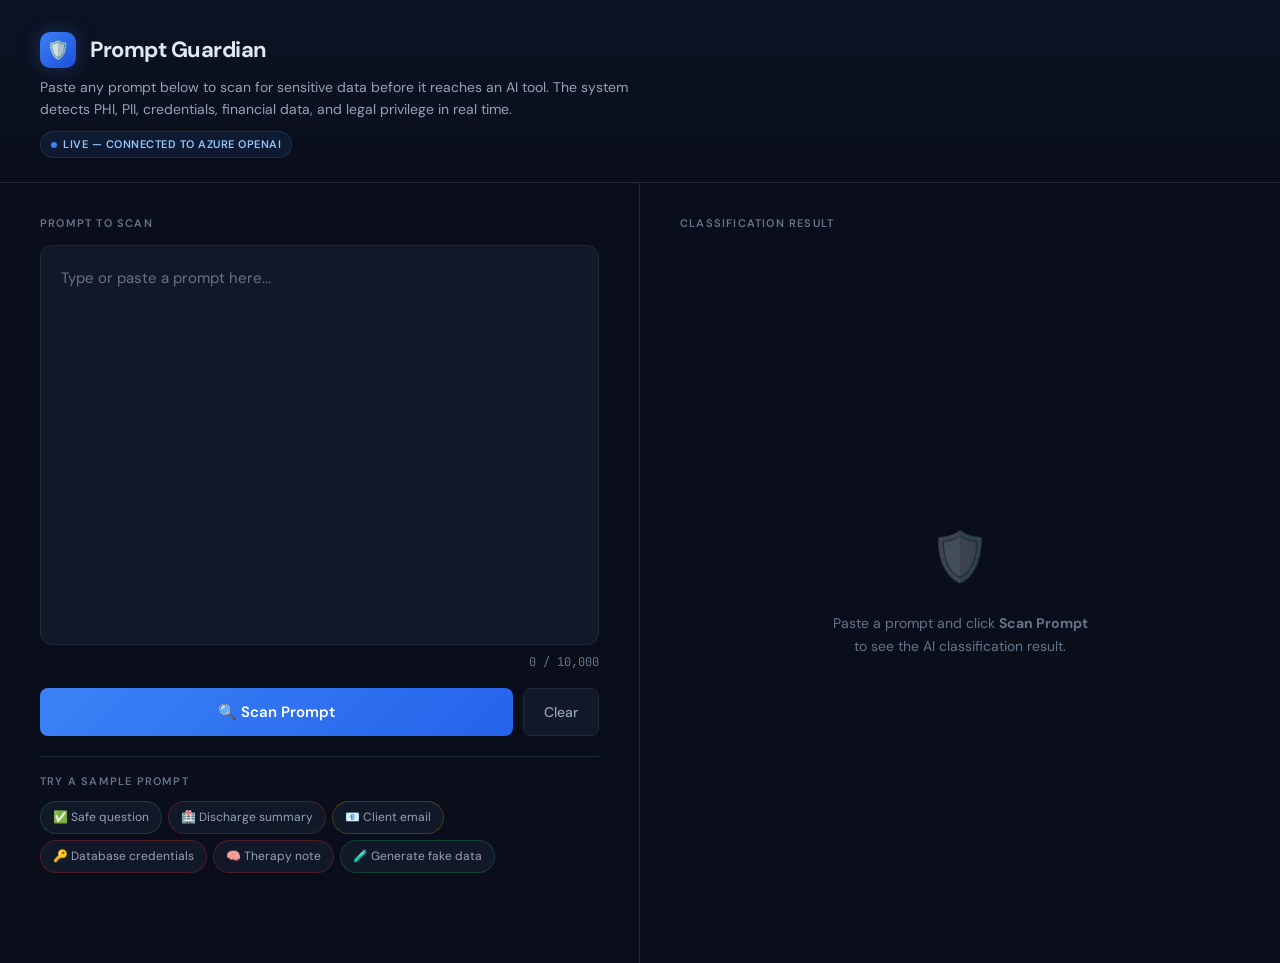
<file: 10-prompt-guardian/sim-ui/index.html>
<!DOCTYPE html>
<html lang="en">
<head>
<meta charset="UTF-8">
<meta name="viewport" content="width=device-width, initial-scale=1.0">
<title>Prompt Guardian — AI Prompt Safety Scanner</title>
<link href="https://fonts.googleapis.com/css2?family=DM+Sans:wght@400;500;600;700&family=JetBrains+Mono:wght@400;500&display=swap" rel="stylesheet">
<style>
  :root {
    --bg: #0a0e1a;
    --surface: #111827;
    --surface-hover: #1a2236;
    --border: #1e2a3e;
    --border-focus: #3b82f6;
    --text: #e2e8f0;
    --text-muted: #94a3b8;
    --text-dim: #64748b;
    --accent: #3b82f6;
    --allow-bg: #052e16;
    --allow-border: #16a34a;
    --allow-text: #4ade80;
    --allow-glow: rgba(74, 222, 128, 0.1);
    --redact-bg: #1a1500;
    --redact-border: #ca8a04;
    --redact-text: #facc15;
    --redact-glow: rgba(250, 204, 21, 0.1);
    --block-bg: #1a0505;
    --block-border: #dc2626;
    --block-text: #f87171;
    --block-glow: rgba(248, 113, 113, 0.1);
    --radius: 12px;
    --radius-sm: 8px;
    --font: 'DM Sans', sans-serif;
    --mono: 'JetBrains Mono', monospace;
  }
  * { margin: 0; padding: 0; box-sizing: border-box; }
  body { font-family: var(--font); background: var(--bg); color: var(--text); min-height: 100vh; line-height: 1.6; }
  .header { padding: 32px 40px 24px; border-bottom: 1px solid var(--border); background: linear-gradient(180deg, rgba(59,130,246,0.04) 0%, transparent 100%); }
  .header-top { display: flex; align-items: center; gap: 14px; margin-bottom: 8px; }
  .shield-icon { width: 36px; height: 36px; background: linear-gradient(135deg, #3b82f6, #1d4ed8); border-radius: 10px; display: flex; align-items: center; justify-content: center; font-size: 18px; box-shadow: 0 0 20px rgba(59, 130, 246, 0.3); }
  .header h1 { font-size: 22px; font-weight: 700; letter-spacing: -0.5px; }
  .header p { color: var(--text-muted); font-size: 14px; max-width: 600px; }
  .header .badge { display: inline-flex; align-items: center; gap: 6px; background: rgba(59, 130, 246, 0.1); border: 1px solid rgba(59, 130, 246, 0.2); color: #93c5fd; font-size: 11px; font-weight: 600; padding: 4px 10px; border-radius: 20px; margin-top: 10px; text-transform: uppercase; letter-spacing: 0.5px; }
  .badge::before { content: ''; width: 6px; height: 6px; background: #3b82f6; border-radius: 50%; animation: pulse-dot 2s ease-in-out infinite; }
  @keyframes pulse-dot { 0%, 100% { opacity: 1; } 50% { opacity: 0.4; } }
  .main { display: grid; grid-template-columns: 1fr 1fr; min-height: calc(100vh - 120px); }
  .panel-input { padding: 32px 40px; border-right: 1px solid var(--border); display: flex; flex-direction: column; }
  .panel-label { font-size: 11px; font-weight: 600; text-transform: uppercase; letter-spacing: 1.2px; color: var(--text-dim); margin-bottom: 12px; }
  .prompt-textarea { flex: 1; min-height: 240px; max-height: 400px; background: var(--surface); border: 1px solid var(--border); border-radius: var(--radius); padding: 20px; font-family: var(--font); font-size: 15px; color: var(--text); resize: none; outline: none; transition: border-color 0.2s, box-shadow 0.2s; line-height: 1.7; }
  .prompt-textarea::placeholder { color: var(--text-dim); }
  .prompt-textarea:focus { border-color: var(--border-focus); box-shadow: 0 0 0 3px rgba(59, 130, 246, 0.15); }
  .char-count { font-family: var(--mono); font-size: 12px; color: var(--text-dim); text-align: right; margin-top: 8px; }
  .button-row { display: flex; gap: 10px; margin-top: 16px; }
  .btn-scan { flex: 1; padding: 14px 24px; background: linear-gradient(135deg, #3b82f6, #2563eb); border: none; border-radius: var(--radius-sm); color: white; font-family: var(--font); font-size: 15px; font-weight: 600; cursor: pointer; transition: all 0.2s; display: flex; align-items: center; justify-content: center; gap: 8px; }
  .btn-scan:hover:not(:disabled) { transform: translateY(-1px); box-shadow: 0 4px 20px rgba(59, 130, 246, 0.4); }
  .btn-scan:disabled { opacity: 0.5; cursor: not-allowed; }
  .btn-clear { padding: 14px 20px; background: var(--surface); border: 1px solid var(--border); border-radius: var(--radius-sm); color: var(--text-muted); font-family: var(--font); font-size: 14px; font-weight: 500; cursor: pointer; transition: all 0.2s; }
  .btn-clear:hover { border-color: var(--text-dim); color: var(--text); }
  .samples { margin-top: 20px; padding-top: 16px; border-top: 1px solid var(--border); }
  .samples-label { font-size: 11px; font-weight: 600; text-transform: uppercase; letter-spacing: 1.2px; color: var(--text-dim); margin-bottom: 10px; }
  .sample-chips { display: flex; flex-wrap: wrap; gap: 6px; }
  .chip { padding: 6px 12px; background: var(--surface); border: 1px solid var(--border); border-radius: 20px; font-size: 12px; color: var(--text-muted); cursor: pointer; transition: all 0.2s; white-space: nowrap; }
  .chip:hover { border-color: var(--accent); color: var(--text); background: rgba(59, 130, 246, 0.05); }
  .chip.phi { border-color: rgba(220, 38, 38, 0.3); } .chip.phi:hover { border-color: #dc2626; color: var(--block-text); }
  .chip.pii { border-color: rgba(202, 138, 4, 0.3); } .chip.pii:hover { border-color: #ca8a04; color: var(--redact-text); }
  .chip.clean { border-color: rgba(22, 163, 74, 0.3); } .chip.clean:hover { border-color: #16a34a; color: var(--allow-text); }
  .chip.cred { border-color: rgba(220, 38, 38, 0.3); } .chip.cred:hover { border-color: #dc2626; color: var(--block-text); }
  .panel-result { padding: 32px 40px; display: flex; flex-direction: column; overflow-y: auto; }
  .empty-state { flex: 1; display: flex; flex-direction: column; align-items: center; justify-content: center; text-align: center; color: var(--text-dim); }
  .empty-state .icon { font-size: 48px; margin-bottom: 16px; opacity: 0.3; }
  .empty-state p { font-size: 14px; line-height: 1.6; }
  .scanning-state { flex: 1; display: flex; flex-direction: column; align-items: center; justify-content: center; }
  .scan-animation { width: 48px; height: 48px; border: 3px solid var(--border); border-top-color: var(--accent); border-radius: 50%; animation: spin 0.8s linear infinite; margin-bottom: 16px; }
  @keyframes spin { to { transform: rotate(360deg); } }
  .scanning-text { color: var(--text-muted); font-size: 14px; }
  .result-card { animation: fadeIn 0.3s ease-out; }
  @keyframes fadeIn { from { opacity: 0; transform: translateY(10px); } to { opacity: 1; transform: translateY(0); } }
  .verdict { padding: 20px 24px; border-radius: var(--radius); margin-bottom: 20px; display: flex; align-items: center; gap: 16px; }
  .verdict.allow { background: var(--allow-bg); border: 1px solid var(--allow-border); box-shadow: 0 0 30px var(--allow-glow); }
  .verdict.redact { background: var(--redact-bg); border: 1px solid var(--redact-border); box-shadow: 0 0 30px var(--redact-glow); }
  .verdict.block { background: var(--block-bg); border: 1px solid var(--block-border); box-shadow: 0 0 30px var(--block-glow); }
  .verdict-icon { font-size: 32px; flex-shrink: 0; }
  .verdict-content h2 { font-size: 20px; font-weight: 700; letter-spacing: -0.3px; }
  .verdict.allow h2 { color: var(--allow-text); } .verdict.redact h2 { color: var(--redact-text); } .verdict.block h2 { color: var(--block-text); }
  .verdict-content p { font-size: 14px; color: var(--text-muted); margin-top: 2px; }
  .meta-row { display: flex; gap: 10px; margin-bottom: 20px; flex-wrap: wrap; }
  .meta-tag { font-family: var(--mono); font-size: 12px; padding: 5px 12px; border-radius: 6px; background: var(--surface); border: 1px solid var(--border); color: var(--text-muted); }
  .meta-tag span { color: var(--text); font-weight: 500; }
  .detail-section { margin-bottom: 20px; }
  .detail-section h3 { font-size: 11px; font-weight: 600; text-transform: uppercase; letter-spacing: 1.2px; color: var(--text-dim); margin-bottom: 8px; }
  .detail-box { background: var(--surface); border: 1px solid var(--border); border-radius: var(--radius-sm); padding: 16px; font-size: 14px; line-height: 1.7; color: var(--text); }
  .flagged-list { list-style: none; display: flex; flex-direction: column; gap: 6px; }
  .flagged-item { font-family: var(--mono); font-size: 13px; padding: 8px 12px; background: rgba(220, 38, 38, 0.08); border: 1px solid rgba(220, 38, 38, 0.2); border-radius: 6px; color: var(--block-text); }
  .redacted-box { background: var(--surface); border: 1px solid var(--border); border-radius: var(--radius-sm); padding: 16px; font-size: 14px; line-height: 1.7; color: var(--text); white-space: pre-wrap; }
  .redacted-box mark { background: rgba(202, 138, 4, 0.2); color: var(--redact-text); padding: 1px 6px; border-radius: 3px; font-weight: 600; }
  .audit-ref { font-family: var(--mono); font-size: 11px; color: var(--text-dim); padding: 10px 14px; background: var(--surface); border: 1px solid var(--border); border-radius: 6px; margin-top: 16px; display: flex; align-items: center; gap: 8px; }
  .audit-ref::before { content: '🔒'; font-size: 13px; }
  .override-panel { display: flex; flex-direction: column; gap: 10px; }
  .override-select { padding: 10px 12px; background: var(--surface); border: 1px solid var(--border); border-radius: var(--radius-sm); color: var(--text); font-family: var(--font); font-size: 14px; }
  .override-textarea { padding: 10px 12px; background: var(--surface); border: 1px solid var(--border); border-radius: var(--radius-sm); color: var(--text); font-family: var(--font); font-size: 14px; min-height: 60px; resize: vertical; }
  .btn-override { padding: 12px 16px; background: linear-gradient(135deg, #ca8a04, #a16207); border: none; border-radius: var(--radius-sm); color: white; font-family: var(--font); font-size: 14px; font-weight: 600; cursor: pointer; transition: all 0.2s; }
  .btn-override:hover { transform: translateY(-1px); box-shadow: 0 4px 16px rgba(202, 138, 4, 0.4); }
  .override-warning { font-size: 12px; color: #94a3b8; background: rgba(202,138,4,0.08); border: 1px solid rgba(202,138,4,0.2); border-radius: 8px; padding: 12px; }
  @media (max-width: 900px) { .main { grid-template-columns: 1fr; } .panel-input { border-right: none; border-bottom: 1px solid var(--border); } .header { padding: 24px 20px 20px; } .panel-input, .panel-result { padding: 24px 20px; } }
</style>
</head>
<body>
<div class="header">
  <div class="header-top">
    <div class="shield-icon">🛡️</div>
    <h1>Prompt Guardian</h1>
  </div>
  <p>Paste any prompt below to scan for sensitive data before it reaches an AI tool. The system detects PHI, PII, credentials, financial data, and legal privilege in real time.</p>
  <div class="badge">Live — Connected to Azure OpenAI</div>
</div>
<div class="main">
  <div class="panel-input">
    <div class="panel-label">Prompt to scan</div>
    <textarea id="prompt" class="prompt-textarea" placeholder="Type or paste a prompt here..."></textarea>
    <div class="char-count"><span id="charCount">0</span> / 10,000</div>
    <div class="button-row">
      <button id="scanBtn" class="btn-scan" onclick="scanPrompt()"><span id="scanText">🔍 Scan Prompt</span></button>
      <button class="btn-clear" onclick="clearAll()">Clear</button>
    </div>
    <div class="samples">
      <div class="samples-label">Try a sample prompt</div>
      <div class="sample-chips">
        <div class="chip clean" onclick="loadSample('clean')">✅ Safe question</div>
        <div class="chip phi" onclick="loadSample('phi')">🏥 Discharge summary</div>
        <div class="chip pii" onclick="loadSample('pii')">📧 Client email</div>
        <div class="chip cred" onclick="loadSample('cred')">🔑 Database credentials</div>
        <div class="chip phi" onclick="loadSample('therapy')">🧠 Therapy note</div>
        <div class="chip clean" onclick="loadSample('fake')">🧪 Generate fake data</div>
      </div>
    </div>
  </div>
  <div class="panel-result">
    <div class="panel-label">Classification result</div>
    <div id="emptyState" class="empty-state"><div class="icon">🛡️</div><p>Paste a prompt and click <strong>Scan Prompt</strong><br>to see the AI classification result.</p></div>
    <div id="scanningState" class="scanning-state" style="display:none"><div class="scan-animation"></div><div class="scanning-text">Analyzing prompt with Azure OpenAI...</div></div>
    <div id="resultCard" class="result-card" style="display:none"></div>
  </div>
</div>
<script>
const API_URL = 'https://fn-promptguard-061l6f.azurewebsites.net/api/classify';
const OVERRIDE_URL = 'https://fn-promptguard-061l6f.azurewebsites.net/api/override';

const SAMPLES = {
  clean: "What's the best way to set up Azure Monitor alerts for CPU usage spikes on a virtual machine?",
  phi: "Please rewrite this discharge summary to sound more professional: Patient Jane Martinez, DOB 04/22/1978, MRN 4829301, was admitted on 03/15/2026 for acute appendicitis. Dr. Patel performed laparoscopic appendectomy. Patient discharged 03/17/2026 with Percocet 5mg prescribed.",
  pii: "Write a professional email to our client at john.smith@acmecorp.com confirming the meeting on Thursday at 2pm. His phone number is 614-555-0142.",
  cred: "I'm getting an error connecting to our production database. Here's my connection string: Server=sql-prod-east.database.windows.net;Database=PatientRecords;User Id=admin;Password=Pr0d$ecure!2026;",
  therapy: "Proofread this therapy note: Session with Alex P., age 17. Patient reports increased anxiety following parents' divorce. Expressed suicidal ideation for the first time. Safety plan established. Parent (Michelle P.) notified.",
  fake: "Generate sample patient data for testing our new intake form. I need 5 fake patients with names, DOBs, and insurance IDs."
};

let lastResult = null;
let lastPrompt = '';

const textarea = document.getElementById('prompt');
const charCount = document.getElementById('charCount');
textarea.addEventListener('input', () => { charCount.textContent = textarea.value.length; });

function loadSample(key) { textarea.value = SAMPLES[key]; charCount.textContent = textarea.value.length; textarea.focus(); }
function clearAll() { textarea.value = ''; charCount.textContent = '0'; document.getElementById('emptyState').style.display = 'flex'; document.getElementById('scanningState').style.display = 'none'; document.getElementById('resultCard').style.display = 'none'; lastResult = null; lastPrompt = ''; }

async function scanPrompt() {
  const prompt = textarea.value.trim();
  if (!prompt) return;
  document.getElementById('emptyState').style.display = 'none';
  document.getElementById('resultCard').style.display = 'none';
  document.getElementById('scanningState').style.display = 'flex';
  document.getElementById('scanBtn').disabled = true;
  document.getElementById('scanText').textContent = '⏳ Scanning...';

  try {
    const response = await fetch(API_URL, {
      method: 'POST',
      headers: { 'Content-Type': 'application/json', 'X-User-ID': 'sim-ui-demo' },
      body: JSON.stringify({ prompt })
    });
    const result = await response.json();
    lastResult = result;
    lastPrompt = prompt;
    renderResult(result);
  } catch (err) { renderError(err.message); }
  finally {
    document.getElementById('scanBtn').disabled = false;
    document.getElementById('scanText').textContent = '🔍 Scan Prompt';
  }
}

function renderResult(r) {
  document.getElementById('scanningState').style.display = 'none';
  const card = document.getElementById('resultCard');
  card.style.display = 'block';
  const action = (r.action || 'UNKNOWN').toUpperCase();
  const cls = action === 'ALLOW' ? 'allow' : action === 'REDACT' ? 'redact' : 'block';
  const icon = action === 'ALLOW' ? '✅' : action === 'REDACT' ? '✂️' : '⛔';
  const label = action === 'ALLOW' ? 'Safe to Proceed' : action === 'REDACT' ? 'Sensitive Content — Redacted Version Available' : 'Blocked — Sensitive Data Detected';

  let html = '<div class="verdict ' + cls + '"><div class="verdict-icon">' + icon + '</div><div class="verdict-content"><h2>' + action + '</h2><p>' + label + '</p></div></div>';
  html += '<div class="meta-row"><div class="meta-tag">Category: <span>' + (r.category||'—') + '</span></div><div class="meta-tag">Severity: <span>' + (r.severity||'—') + '</span></div><div class="meta-tag">Confidence: <span>' + (r.confidence||'—') + '</span></div></div>';
  html += '<div class="detail-section"><h3>AI Assessment</h3><div class="detail-box">' + escapeHtml(r.summary||'') + '</div></div>';
  html += '<div class="detail-section"><h3>Recommended Action</h3><div class="detail-box">' + escapeHtml(r.recommended_action||'—') + '</div></div>';

  if (r.flagged_content && r.flagged_content.length > 0) {
    html += '<div class="detail-section"><h3>Flagged Content</h3><ul class="flagged-list">';
    r.flagged_content.forEach(function(f) { html += '<li class="flagged-item">' + escapeHtml(f) + '</li>'; });
    html += '</ul></div>';
  }

  if (r.redacted_prompt) {
    var highlighted = escapeHtml(r.redacted_prompt).replace(/\[REDACTED[^\]]*\]/g, function(m) { return '<mark>' + m + '</mark>'; });
    html += '<div class="detail-section"><h3>Redacted Version — Safe to Use</h3><div class="redacted-box">' + highlighted + '</div></div>';
  }

  // Override section for BLOCK and REDACT
  if (action === 'BLOCK' || action === 'REDACT') {
    html += '<div class="detail-section"><h3>Need to proceed anyway?</h3><div class="override-panel" id="overridePanel">';
    html += '<select id="overrideReason" class="override-select"><option value="">Select override reason...</option><option value="approved_use_case">Approved use case</option><option value="test_data">Test data only</option><option value="client_authorized">Client authorized</option><option value="medical_necessity">Medical necessity</option><option value="other">Other (explain below)</option></select>';
    html += '<textarea id="overrideJustification" class="override-textarea" placeholder="Explain why this override is necessary..."></textarea>';
    html += '<div class="override-warning">⚠️ This override will be logged to the compliance audit trail and your manager will be notified automatically.</div>';
    html += '<button class="btn-override" onclick="submitOverride()">Submit Override — Manager Will Be Notified</button>';
    html += '</div></div>';
  }

  if (r.audit_ref) { html += '<div class="audit-ref">Logged to compliance audit trail: ' + r.audit_ref + '</div>'; }
  card.innerHTML = html;
}

function renderError(msg) {
  document.getElementById('scanningState').style.display = 'none';
  var card = document.getElementById('resultCard');
  card.style.display = 'block';
  card.innerHTML = '<div class="verdict block"><div class="verdict-icon">⚠️</div><div class="verdict-content"><h2>Error</h2><p>' + escapeHtml(msg) + '</p></div></div>';
}

async function submitOverride() {
  var reason = document.getElementById('overrideReason').value;
  var justification = document.getElementById('overrideJustification').value.trim();
  if (!reason) { alert('Please select a reason.'); return; }
  if (reason === 'other' && !justification) { alert('Please provide justification.'); return; }

  try {
    var resp = await fetch(OVERRIDE_URL, {
      method: 'POST',
      headers: { 'Content-Type': 'application/json', 'X-User-ID': 'sim-ui-demo' },
      body: JSON.stringify({
        prompt: lastPrompt,
        reason: reason,
        justification: justification || reason,
        original_action: lastResult.action,
        original_category: lastResult.category,
        original_severity: lastResult.severity
      })
    });
    var data = await resp.json();
    var panel = document.getElementById('overridePanel');
    panel.innerHTML = '<div style="color:#facc15;font-size:14px;padding:12px;background:rgba(202,138,4,0.1);border-radius:8px;border:1px solid rgba(202,138,4,0.3);">✅ Override accepted. Logged to audit trail: ' + (data.audit_ref || 'pending') + '<br>Manager notification: ' + (data.manager_notified ? 'Sent' : 'Not configured') + '</div>';
  } catch (err) {
    alert('Override failed: ' + err.message);
  }
}

function escapeHtml(text) { var div = document.createElement('div'); div.textContent = text; return div.innerHTML; }
textarea.addEventListener('keydown', function(e) { if (e.ctrlKey && e.key === 'Enter') scanPrompt(); });
</script>
</body>
</html>
</file>
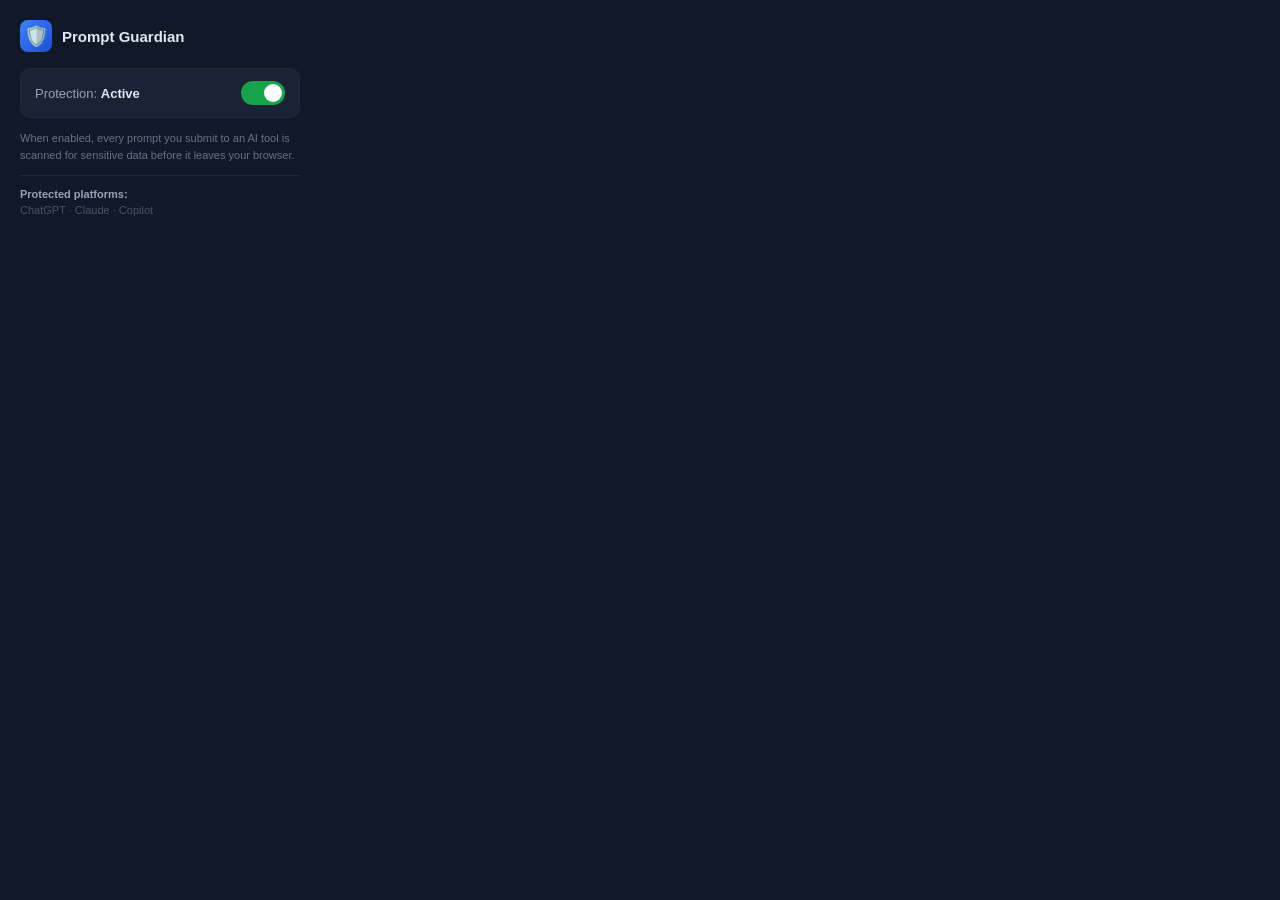
<file: 10-prompt-guardian/chrome-extension/popup.html>
<!DOCTYPE html>
<html>
<head>
<meta charset="UTF-8">
<style>
  body { width: 280px; font-family: 'Segoe UI', -apple-system, sans-serif; background: #111827; color: #e2e8f0; margin: 0; padding: 20px; }
  .header { display: flex; align-items: center; gap: 10px; margin-bottom: 16px; }
  .shield { font-size: 20px; width: 32px; height: 32px; background: linear-gradient(135deg, #3b82f6, #1d4ed8); border-radius: 8px; display: flex; align-items: center; justify-content: center; }
  .title { font-size: 15px; font-weight: 700; }
  .status { display: flex; align-items: center; justify-content: space-between; padding: 12px 14px; background: #1a2236; border: 1px solid #1e2a3e; border-radius: 10px; margin-bottom: 12px; }
  .status-text { font-size: 13px; color: #94a3b8; }
  .status-text strong { color: #e2e8f0; }
  .toggle { position: relative; width: 44px; height: 24px; cursor: pointer; }
  .toggle input { opacity: 0; width: 0; height: 0; }
  .toggle-slider { position: absolute; top: 0; left: 0; right: 0; bottom: 0; background: #374151; border-radius: 12px; transition: 0.2s; }
  .toggle-slider::before { content: ''; position: absolute; height: 18px; width: 18px; left: 3px; bottom: 3px; background: white; border-radius: 50%; transition: 0.2s; }
  .toggle input:checked + .toggle-slider { background: #16a34a; }
  .toggle input:checked + .toggle-slider::before { transform: translateX(20px); }
  .info { font-size: 11px; color: #64748b; line-height: 1.5; margin-top: 8px; }
  .platforms { font-size: 11px; color: #475569; margin-top: 12px; padding-top: 12px; border-top: 1px solid #1e2a3e; }
  .platforms strong { color: #94a3b8; display: block; margin-bottom: 4px; }
</style>
</head>
<body>
  <div class="header"><div class="shield">🛡️</div><div class="title">Prompt Guardian</div></div>
  <div class="status"><div class="status-text">Protection: <strong id="statusLabel">Active</strong></div><label class="toggle"><input type="checkbox" id="toggleGuardian" checked><span class="toggle-slider"></span></label></div>
  <div class="info">When enabled, every prompt you submit to an AI tool is scanned for sensitive data before it leaves your browser.</div>
  <div class="platforms"><strong>Protected platforms:</strong>ChatGPT · Claude · Copilot</div>
  <script src="popup.js"></script>
</body>
</html>
</file>
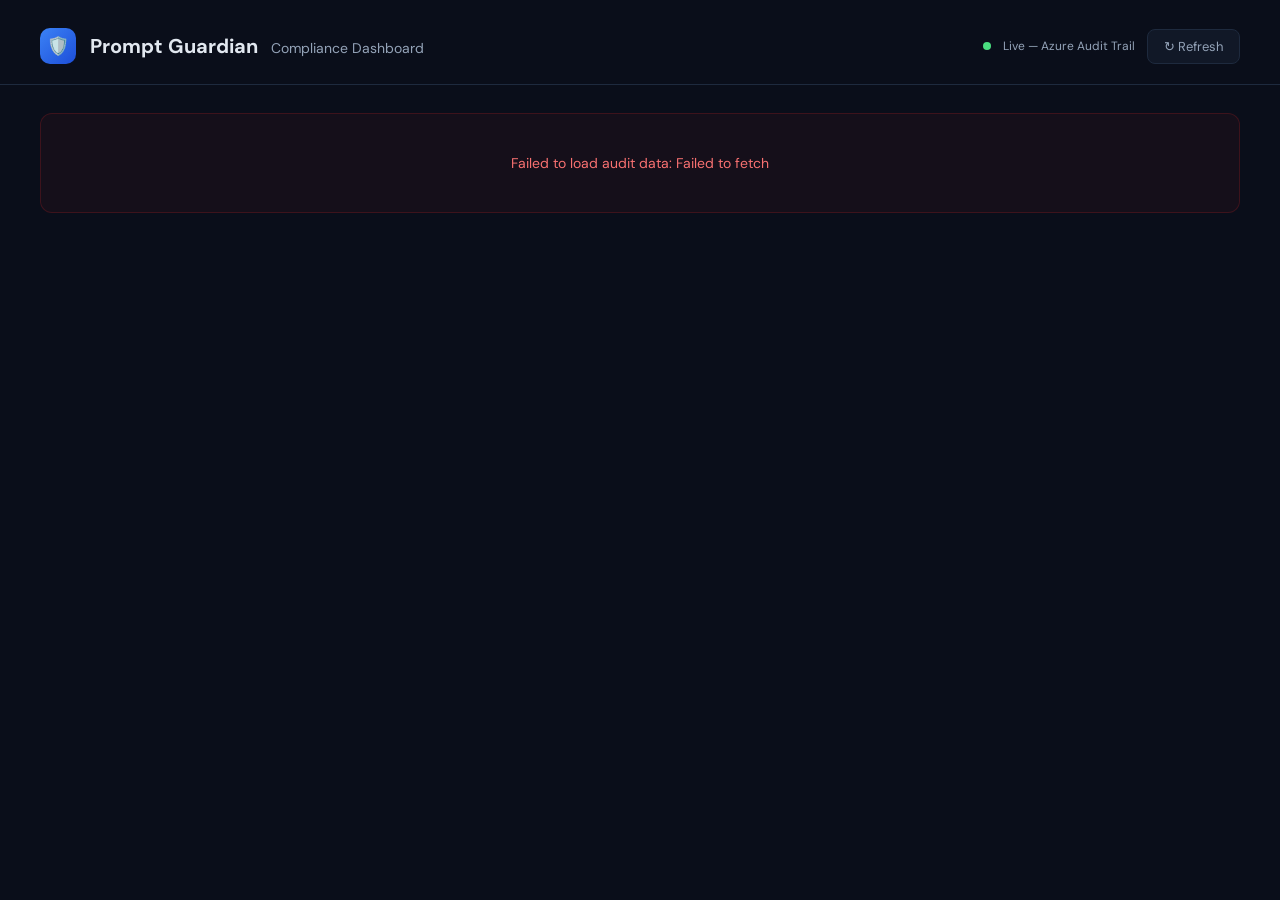
<file: 10-prompt-guardian/dashboard/dashboard-index.html>
<!DOCTYPE html>
<html lang="en">
<head>
<meta charset="UTF-8">
<meta name="viewport" content="width=device-width, initial-scale=1.0">
<title>Prompt Guardian — Compliance Dashboard</title>
<link href="https://fonts.googleapis.com/css2?family=DM+Sans:wght@400;500;600;700&family=JetBrains+Mono:wght@400;500&display=swap" rel="stylesheet">
<style>
  :root { --bg: #0a0e1a; --surface: #111827; --border: #1e2a3e; --text: #e2e8f0; --text-muted: #94a3b8; --text-dim: #64748b; --accent: #3b82f6; --green: #4ade80; --yellow: #facc15; --red: #f87171; --font: 'DM Sans', sans-serif; --mono: 'JetBrains Mono', monospace; }
  * { margin: 0; padding: 0; box-sizing: border-box; }
  body { font-family: var(--font); background: var(--bg); color: var(--text); min-height: 100vh; }
  .header { padding: 28px 40px 20px; border-bottom: 1px solid var(--border); display: flex; justify-content: space-between; align-items: center; }
  .header-left { display: flex; align-items: center; gap: 14px; }
  .shield { width: 36px; height: 36px; background: linear-gradient(135deg, #3b82f6, #1d4ed8); border-radius: 10px; display: flex; align-items: center; justify-content: center; font-size: 18px; }
  .header h1 { font-size: 20px; font-weight: 700; }
  .header h1 span { color: var(--text-muted); font-weight: 400; font-size: 14px; margin-left: 8px; }
  .header-right { display: flex; align-items: center; gap: 12px; }
  .status-dot { width: 8px; height: 8px; background: var(--green); border-radius: 50%; animation: pulse 2s infinite; }
  @keyframes pulse { 0%,100% { opacity:1; } 50% { opacity:0.4; } }
  .status-text { font-size: 12px; color: var(--text-muted); }
  .btn-refresh { padding: 8px 16px; background: var(--surface); border: 1px solid var(--border); border-radius: 8px; color: var(--text-muted); font-family: var(--font); font-size: 13px; cursor: pointer; }
  .btn-refresh:hover { border-color: var(--accent); color: var(--text); }
  .dashboard { padding: 28px 40px; }
  .kpi-row { display: grid; grid-template-columns: repeat(5, 1fr); gap: 16px; margin-bottom: 28px; }
  .kpi { background: var(--surface); border: 1px solid var(--border); border-radius: 12px; padding: 20px; }
  .kpi-label { font-size: 11px; text-transform: uppercase; letter-spacing: 1px; color: var(--text-dim); margin-bottom: 6px; }
  .kpi-value { font-size: 28px; font-weight: 700; font-family: var(--mono); }
  .kpi-sub { font-size: 12px; color: var(--text-muted); margin-top: 4px; }
  .kpi.green .kpi-value { color: var(--green); }
  .kpi.yellow .kpi-value { color: var(--yellow); }
  .kpi.red .kpi-value { color: var(--red); }
  .kpi.blue .kpi-value { color: var(--accent); }
  .charts-row { display: grid; grid-template-columns: 2fr 1fr; gap: 16px; margin-bottom: 28px; }
  .chart-card { background: var(--surface); border: 1px solid var(--border); border-radius: 12px; padding: 20px; }
  .chart-title { font-size: 13px; font-weight: 600; margin-bottom: 16px; color: var(--text-muted); text-transform: uppercase; letter-spacing: 0.5px; }
  .bar-chart { display: flex; flex-direction: column; gap: 10px; }
  .bar-row { display: flex; align-items: center; gap: 12px; }
  .bar-label { width: 110px; font-size: 12px; color: var(--text-muted); text-align: right; flex-shrink: 0; }
  .bar-track { flex: 1; height: 24px; background: rgba(255,255,255,0.03); border-radius: 4px; overflow: hidden; }
  .bar-fill { height: 100%; border-radius: 4px; transition: width 0.8s ease; display: flex; align-items: center; padding-left: 8px; font-size: 11px; font-weight: 600; color: white; font-family: var(--mono); min-width: 30px; }
  .bar-fill.red { background: linear-gradient(90deg, #dc2626, #ef4444); }
  .bar-fill.yellow { background: linear-gradient(90deg, #ca8a04, #eab308); }
  .bar-fill.blue { background: linear-gradient(90deg, #2563eb, #3b82f6); }
  .bar-fill.purple { background: linear-gradient(90deg, #7c3aed, #8b5cf6); }
  .donut-container { display: flex; flex-direction: column; align-items: center; gap: 16px; }
  .donut-svg { width: 160px; height: 160px; }
  .donut-legend { display: flex; flex-direction: column; gap: 6px; width: 100%; }
  .legend-item { display: flex; align-items: center; gap: 8px; font-size: 12px; color: var(--text-muted); }
  .legend-dot { width: 10px; height: 10px; border-radius: 3px; flex-shrink: 0; }
  .legend-count { margin-left: auto; font-family: var(--mono); font-weight: 600; color: var(--text); }
  .insights-card { background: var(--surface); border: 1px solid var(--border); border-radius: 12px; padding: 20px; margin-bottom: 28px; }
  .insight-item { padding: 12px 16px; border-radius: 8px; margin-bottom: 8px; font-size: 13px; line-height: 1.6; color: var(--text); }
  .insight-item.info { background: rgba(59,130,246,0.05); border: 1px solid rgba(59,130,246,0.15); }
  .insight-item.warning { background: rgba(202,138,4,0.05); border: 1px solid rgba(202,138,4,0.2); }
  .insight-item.critical { background: rgba(220,38,38,0.05); border: 1px solid rgba(220,38,38,0.2); }
  .insight-tag { font-size: 10px; font-weight: 700; text-transform: uppercase; letter-spacing: 0.5px; margin-bottom: 4px; display: block; }
  .insight-tag.info { color: var(--accent); }
  .insight-tag.warning { color: var(--yellow); }
  .insight-tag.critical { color: var(--red); }
  .table-card { background: var(--surface); border: 1px solid var(--border); border-radius: 12px; padding: 20px; }
  table { width: 100%; border-collapse: collapse; }
  th { font-size: 10px; text-transform: uppercase; letter-spacing: 1px; color: var(--text-dim); text-align: left; padding: 8px 12px; border-bottom: 1px solid var(--border); }
  td { font-size: 13px; padding: 10px 12px; border-bottom: 1px solid rgba(30,42,62,0.5); color: var(--text-muted); }
  tr:last-child td { border-bottom: none; }
  .badge-allow { background: #052e16; color: #4ade80; padding: 2px 8px; border-radius: 4px; font-size: 11px; font-weight: 600; }
  .badge-redact { background: #1a1500; color: #facc15; padding: 2px 8px; border-radius: 4px; font-size: 11px; font-weight: 600; }
  .badge-block { background: #1a0505; color: #f87171; padding: 2px 8px; border-radius: 4px; font-size: 11px; font-weight: 600; }
  .badge-override { background: #1a1000; color: #fb923c; padding: 2px 8px; border-radius: 4px; font-size: 11px; font-weight: 600; }
  .loading { text-align: center; padding: 60px; color: var(--text-dim); font-size: 14px; }
  .error-msg { text-align: center; padding: 40px; color: var(--red); font-size: 14px; background: rgba(220,38,38,0.05); border: 1px solid rgba(220,38,38,0.2); border-radius: 12px; margin-bottom: 20px; }
  @media (max-width: 1000px) { .kpi-row { grid-template-columns: repeat(3, 1fr); } .charts-row { grid-template-columns: 1fr; } .dashboard { padding: 20px; } }
</style>
</head>
<body>
<div class="header">
  <div class="header-left">
    <div class="shield">🛡️</div>
    <h1>Prompt Guardian <span>Compliance Dashboard</span></h1>
  </div>
  <div class="header-right">
    <div class="status-dot"></div>
    <div class="status-text">Live — Azure Audit Trail</div>
    <button class="btn-refresh" onclick="loadData()">↻ Refresh</button>
  </div>
</div>
<div class="dashboard" id="dashboardContent">
  <div class="loading" id="loadingMsg">Loading audit data from Azure...</div>
</div>

<script>
var API_BASE = 'https://fn-promptguard-061l6f.azurewebsites.net/api';

function loadData() {
  document.getElementById('dashboardContent').innerHTML = '<div class="loading">Loading audit data from Azure...</div>';
  fetch(API_BASE + '/audit-summary')
    .then(function(r) {
      if (!r.ok) throw new Error('HTTP ' + r.status + ' - endpoint may not be deployed yet. Redeploy with: func azure functionapp publish');
      return r.text();
    })
    .then(function(text) {
      if (!text || text.trim() === '') throw new Error('Empty response from server');
      var data = JSON.parse(text);
      if (data.error) { showError(data.error); return; }
      renderDashboard(data);
    })
    .catch(function(err) { showError(err.message); });
}

function showError(msg) {
  document.getElementById('dashboardContent').innerHTML = '<div class="error-msg">Failed to load audit data: ' + msg + '</div>';
}

function renderDashboard(data) {
  var total = data.total || 0;
  var allow = data.allow || 0;
  var redact = data.redact || 0;
  var block = data.block || 0;
  var overrides = data.overrides || 0;

  var html = '';

  // KPI row
  html += '<div class="kpi-row">';
  html += '<div class="kpi blue"><div class="kpi-label">Total Scans</div><div class="kpi-value">' + total + '</div><div class="kpi-sub">All classifications</div></div>';
  html += '<div class="kpi green"><div class="kpi-label">Allowed</div><div class="kpi-value">' + allow + '</div><div class="kpi-sub">' + (total > 0 ? Math.round(allow/total*100) : 0) + '% safe prompts</div></div>';
  html += '<div class="kpi yellow"><div class="kpi-label">Redacted</div><div class="kpi-value">' + redact + '</div><div class="kpi-sub">Sensitive content stripped</div></div>';
  html += '<div class="kpi red"><div class="kpi-label">Blocked</div><div class="kpi-value">' + block + '</div><div class="kpi-sub">Policy violations stopped</div></div>';
  html += '<div class="kpi yellow"><div class="kpi-label">Overrides</div><div class="kpi-value">' + overrides + '</div><div class="kpi-sub">' + (block > 0 ? Math.round(overrides/(block+overrides)*100) : 0) + '% of blocks overridden</div></div>';
  html += '</div>';

  // Charts row
  html += '<div class="charts-row">';

  // Category bar chart
  html += '<div class="chart-card"><div class="chart-title">Violations by Category</div><div class="bar-chart">';
  var cats = data.categories || {};
  var catEntries = Object.entries(cats).sort(function(a,b) { return b[1]-a[1]; });
  var catMax = catEntries.length > 0 ? catEntries[0][1] : 1;
  var catColors = { 'PHI': 'red', 'CREDENTIALS': 'red', 'PII': 'yellow', 'FINANCIAL': 'purple', 'LEGAL': 'blue' };
  if (catEntries.length === 0) {
    html += '<div style="color:var(--text-dim);font-size:13px;padding:20px;text-align:center;">No violations recorded yet</div>';
  }
  catEntries.forEach(function(item) {
    var pct = Math.round(item[1] / catMax * 100);
    var color = catColors[item[0]] || 'blue';
    html += '<div class="bar-row"><div class="bar-label">' + item[0] + '</div><div class="bar-track"><div class="bar-fill ' + color + '" style="width:' + pct + '%">' + item[1] + '</div></div></div>';
  });
  html += '</div></div>';

  // Donut chart
  html += '<div class="chart-card"><div class="chart-title">Action Distribution</div><div class="donut-container">';
  var segments = [
    { label: 'Allowed', count: allow, color: '#22c55e' },
    { label: 'Redacted', count: redact, color: '#eab308' },
    { label: 'Blocked', count: block, color: '#ef4444' },
    { label: 'Overridden', count: overrides, color: '#fb923c' }
  ];
  var segTotal = allow + redact + block + overrides;
  if (segTotal > 0) {
    var r = 60, cx = 80, cy = 80, sw = 18, offset = 0;
    var paths = '';
    segments.forEach(function(seg) {
      if (seg.count === 0) return;
      var angle = (seg.count / segTotal) * 360;
      var largeArc = angle > 180 ? 1 : 0;
      var rad = Math.PI / 180;
      var x1 = cx + r * Math.cos((offset - 90) * rad);
      var y1 = cy + r * Math.sin((offset - 90) * rad);
      var x2 = cx + r * Math.cos((offset + angle - 90) * rad);
      var y2 = cy + r * Math.sin((offset + angle - 90) * rad);
      if (angle >= 359.9) {
        paths += '<circle cx="' + cx + '" cy="' + cy + '" r="' + r + '" fill="none" stroke="' + seg.color + '" stroke-width="' + sw + '"/>';
      } else {
        paths += '<path d="M ' + x1 + ' ' + y1 + ' A ' + r + ' ' + r + ' 0 ' + largeArc + ' 1 ' + x2 + ' ' + y2 + '" fill="none" stroke="' + seg.color + '" stroke-width="' + sw + '"/>';
      }
      offset += angle;
    });
    html += '<svg class="donut-svg" viewBox="0 0 160 160">' + paths + '<text x="80" y="76" text-anchor="middle" fill="#e2e8f0" font-size="22" font-weight="700" font-family="JetBrains Mono">' + segTotal + '</text><text x="80" y="94" text-anchor="middle" fill="#64748b" font-size="10">total scans</text></svg>';
  }
  html += '<div class="donut-legend">';
  segments.forEach(function(seg) {
    html += '<div class="legend-item"><div class="legend-dot" style="background:' + seg.color + '"></div>' + seg.label + '<span class="legend-count">' + seg.count + '</span></div>';
  });
  html += '</div></div></div>';
  html += '</div>';

  // AI Insights
  html += '<div class="insights-card"><div class="chart-title">🧠 AI Governance Insights</div>';
  var insights = generateInsights(data);
  insights.forEach(function(i) {
    html += '<div class="insight-item ' + i.level + '"><span class="insight-tag ' + i.level + '">' + i.level + '</span>' + i.text + '</div>';
  });
  html += '</div>';

  // Recent events
  html += '<div class="table-card"><div class="chart-title">Recent Classification Events (Live from Azure Blob Storage)</div>';
  html += '<table><thead><tr><th>Time</th><th>User</th><th>Action</th><th>Category</th><th>Severity</th><th>Override</th></tr></thead><tbody>';
  var events = data.recent_events || [];
  if (events.length === 0) {
    html += '<tr><td colspan="6" style="text-align:center;color:var(--text-dim);">No events yet — run the test suite or Sim UI to generate audit data</td></tr>';
  }
  events.forEach(function(e) {
    var ts = e.timestamp ? new Date(e.timestamp) : new Date();
    var timeStr = ts.toLocaleDateString() + ' ' + ts.toLocaleTimeString([], {hour:'2-digit',minute:'2-digit'});
    var action = e.action || 'UNKNOWN';
    var badge = '';
    if (e.override) badge = '<span class="badge-override">OVERRIDE</span>';
    else if (action === 'ALLOW') badge = '<span class="badge-allow">ALLOW</span>';
    else if (action === 'REDACT') badge = '<span class="badge-redact">REDACT</span>';
    else badge = '<span class="badge-block">BLOCK</span>';
    var overrideInfo = e.override ? (e.override_reason || '').replace(/_/g, ' ') : '—';
    html += '<tr><td style="font-family:var(--mono);font-size:11px;">' + timeStr + '</td><td>' + (e.user_id||'—') + '</td><td>' + badge + '</td><td>' + (e.category||'—') + '</td><td>' + (e.severity||'—') + '</td><td>' + overrideInfo + '</td></tr>';
  });
  html += '</tbody></table></div>';

  document.getElementById('dashboardContent').innerHTML = html;
}

function generateInsights(data) {
  var insights = [];
  var total = data.total || 0;
  var block = data.block || 0;
  var overrides = data.overrides || 0;
  var cats = data.categories || {};
  var userBlocks = data.user_blocks || {};
  var overrideReasons = data.override_reasons || {};

  if (total === 0) {
    insights.push({ level: 'info', text: 'No audit data yet. Run the test suite or use the Sim UI to generate classification events.' });
    return insights;
  }

  // PHI analysis
  if (cats['PHI'] && cats['PHI'] > 0) {
    insights.push({ level: 'critical', text: '<strong>' + cats['PHI'] + ' PHI exposure attempt(s)</strong> intercepted. Protected Health Information was prevented from reaching external AI tools. HIPAA §164.502 compliance maintained.' });
  }

  // Credentials
  if (cats['CREDENTIALS'] && cats['CREDENTIALS'] > 0) {
    insights.push({ level: 'warning', text: '<strong>' + cats['CREDENTIALS'] + ' credential exposure(s)</strong> blocked. Users attempted to paste passwords, API keys, or connection strings into AI tools. Recommend secret rotation and password manager training.' });
  }

  // Override analysis
  if (overrides > 0) {
    var reasonEntries = Object.entries(overrideReasons);
    if (reasonEntries.length > 0) {
      var topReason = reasonEntries.sort(function(a,b) { return b[1]-a[1]; })[0];
      insights.push({ level: 'warning', text: '<strong>' + overrides + ' override(s)</strong> submitted. Most common reason: <strong>' + topReason[0].replace(/_/g, ' ') + '</strong>. All overrides logged with justification and manager notified.' });
    }
  }

  // Block rate
  var blockRate = Math.round((block + overrides) / total * 100);
  if (blockRate > 40) {
    insights.push({ level: 'critical', text: 'Block rate is <strong>' + blockRate + '%</strong> — above organizational target. Indicates widespread shadow AI usage with sensitive data. Recommend all-staff awareness training.' });
  } else if (blockRate > 0) {
    insights.push({ level: 'info', text: 'Block rate is <strong>' + blockRate + '%</strong>. Prompt Guardian is effectively filtering sensitive content while allowing <strong>' + Math.round((data.allow||0)/total*100) + '%</strong> of prompts through safely.' });
  }

  // User analysis
  var userEntries = Object.entries(userBlocks);
  if (userEntries.length > 0) {
    var topUser = userEntries.sort(function(a,b) { return b[1]-a[1]; })[0];
    if (topUser[1] > 1) {
      insights.push({ level: 'info', text: 'Most flagged user: <strong>' + topUser[0] + '</strong> with <strong>' + topUser[1] + ' blocked prompt(s)</strong>. Review whether additional training or policy update is needed.' });
    }
  }

  return insights;
}

loadData();
</script>
</body>
</html>
</file>
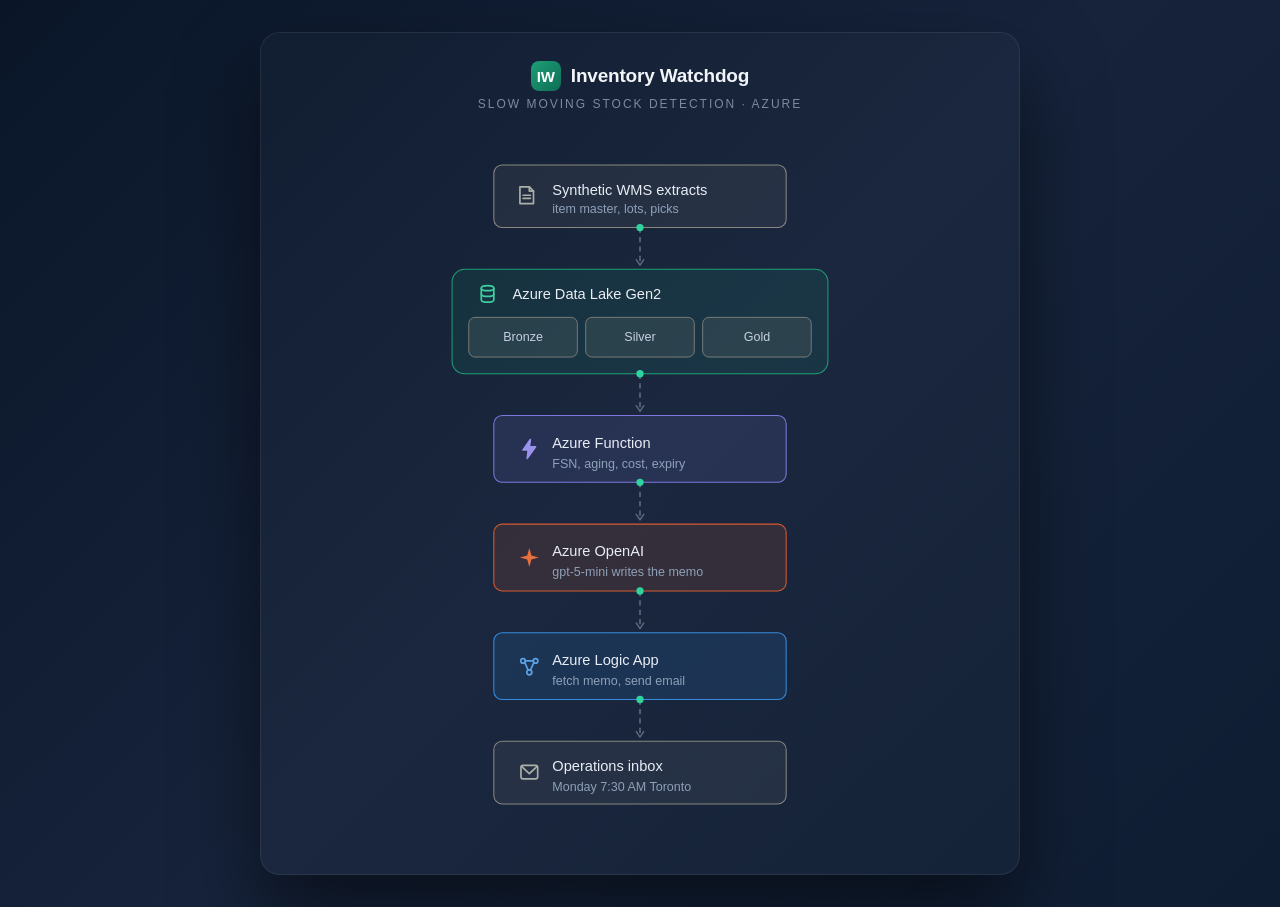
<file: 14-inventory-watchdog/architecture/architecture.html>
<!DOCTYPE html>
<html lang="en">
<head>
<meta charset="UTF-8">
<meta name="viewport" content="width=device-width, initial-scale=1.0">
<title>Inventory Watchdog Architecture</title>
<style>
  * { margin: 0; padding: 0; box-sizing: border-box; }
  body {
    font-family: 'Segoe UI', -apple-system, BlinkMacSystemFont, sans-serif;
    background: linear-gradient(135deg, #0a1628 0%, #16233b 50%, #0f1d33 100%);
    min-height: 100vh;
    display: flex;
    align-items: center;
    justify-content: center;
    padding: 32px 20px;
  }
  .canvas {
    width: 760px;
    background: rgba(255,255,255,0.02);
    border: 1px solid rgba(255,255,255,0.07);
    border-radius: 20px;
    box-shadow: 0 40px 80px rgba(0,0,0,0.5);
    padding: 28px 24px 32px;
  }
  .head { text-align: center; margin-bottom: 8px; }
  .head .logo {
    display: inline-flex; align-items: center; gap: 10px; margin-bottom: 6px;
  }
  .head .mark {
    width: 30px; height: 30px; border-radius: 8px;
    background: linear-gradient(135deg, #1D9E75, #0F6E56);
    display: flex; align-items: center; justify-content: center;
    color: #fff; font-weight: 700; font-size: 15px;
  }
  .head .name { color: #f1f5f9; font-size: 19px; font-weight: 600; letter-spacing: -0.2px; }
  .head .sub { color: #7c8aa0; font-size: 12px; letter-spacing: 2px; text-transform: uppercase; }
  svg { display: block; width: 100%; height: auto; }
  .tlabel { fill: #e8edf5; font-size: 14px; font-weight: 500; }
  .slabel { fill: #8ea0b8; font-size: 12px; }
  .zlabel { fill: #c5d0e0; font-size: 12px; font-weight: 500; }
  @keyframes flow { from { stroke-dashoffset: 24; } to { stroke-dashoffset: 0; } }
  @keyframes travel { 0% { offset-distance: 0%; opacity: 0; } 15% { opacity: 1; } 85% { opacity: 1; } 100% { offset-distance: 100%; opacity: 0; } }
  @keyframes spark { 0%,100% { transform: scale(1); opacity: .85; } 50% { transform: scale(1.2); opacity: 1; } }
  .fl { stroke-dasharray: 5 4; animation: flow 1.1s linear infinite; }
  .pk { animation: travel 2.6s ease-in-out infinite; }
  .p1 { offset-path: path("M340 104 L340 140"); }
  .p2 { offset-path: path("M340 244 L340 280"); animation-delay: .5s; }
  .p3 { offset-path: path("M340 348 L340 384"); animation-delay: 1s; }
  .p4 { offset-path: path("M340 452 L340 488"); animation-delay: 1.5s; }
  .p5 { offset-path: path("M340 556 L340 592"); animation-delay: 2s; }
  .spk { transform-origin: center; transform-box: fill-box; animation: spark 1.6s ease-in-out infinite; }
  @media (prefers-reduced-motion: reduce) { .fl,.pk,.spk { animation: none; } }
</style>
</head>
<body>
<div class="canvas">
  <div class="head">
    <div class="logo"><span class="mark">IW</span><span class="name">Inventory Watchdog</span></div>
    <div class="sub">Slow moving stock detection · Azure</div>
  </div>
  <svg viewBox="0 0 680 692" xmlns="http://www.w3.org/2000/svg" role="img">
    <title>Inventory Watchdog architecture</title>
    <desc>Vertical pipeline from synthetic warehouse extracts through an Azure Data Lake, a Function scan engine, gpt-5-mini narration, and a Logic App, to the operations inbox.</desc>
    <defs>
      <marker id="arrow" viewBox="0 0 10 10" refX="8" refY="5" markerWidth="6" markerHeight="6" orient="auto-start-reverse">
        <path d="M2 1L8 5L2 9" fill="none" stroke="#5f6b80" stroke-width="1.5" stroke-linecap="round" stroke-linejoin="round"/>
      </marker>
    </defs>

    <g>
      <rect x="200" y="44" width="280" height="60" rx="8" fill="rgba(136,135,128,0.12)" stroke="#888780" stroke-width="1"/>
      <g stroke="#aab0a8" stroke-width="1.6" fill="none" stroke-linecap="round" stroke-linejoin="round" transform="translate(224,64)">
        <path d="M1 1 H10 L14 5 V17 H1 Z"/><path d="M10 1 V5 H14"/><path d="M4 9 H11"/><path d="M4 12 H11"/></g>
      <text class="tlabel" x="256" y="68" dominant-baseline="central">Synthetic WMS extracts</text>
      <text class="slabel" x="256" y="86" dominant-baseline="central">item master, lots, picks</text>
    </g>

    <line x1="340" y1="104" x2="340" y2="140" stroke="#5f6b80" stroke-width="1.5" class="fl" marker-end="url(#arrow)"/>
    <circle class="pk p1" r="3.5" fill="#2fd39e"/>

    <rect x="160" y="144" width="360" height="100" rx="12" fill="rgba(29,158,117,0.12)" stroke="#1D9E75" stroke-width="1"/>
    <g stroke="#3fcfa0" stroke-width="1.6" fill="none" stroke-linecap="round" stroke-linejoin="round" transform="translate(184,158)">
      <ellipse cx="10" cy="4" rx="6" ry="2.4"/><path d="M4 4 V15 a6 2.4 0 0 0 12 0 V4"/><path d="M4 9.5 a6 2.4 0 0 0 12 0"/></g>
    <text class="tlabel" x="218" y="168" dominant-baseline="central">Azure Data Lake Gen2</text>
    <rect x="176" y="190" width="104" height="38" rx="6" fill="rgba(136,135,128,0.16)" stroke="#888780" stroke-width="0.8"/>
    <text class="zlabel" x="228" y="209" text-anchor="middle" dominant-baseline="central">Bronze</text>
    <rect x="288" y="190" width="104" height="38" rx="6" fill="rgba(136,135,128,0.16)" stroke="#888780" stroke-width="0.8"/>
    <text class="zlabel" x="340" y="209" text-anchor="middle" dominant-baseline="central">Silver</text>
    <rect x="400" y="190" width="104" height="38" rx="6" fill="rgba(136,135,128,0.16)" stroke="#888780" stroke-width="0.8"/>
    <text class="zlabel" x="452" y="209" text-anchor="middle" dominant-baseline="central">Gold</text>

    <line x1="340" y1="244" x2="340" y2="280" stroke="#5f6b80" stroke-width="1.5" class="fl" marker-end="url(#arrow)"/>
    <circle class="pk p2" r="3.5" fill="#2fd39e"/>

    <rect x="200" y="284" width="280" height="64" rx="8" fill="rgba(127,119,221,0.14)" stroke="#7F77DD" stroke-width="1"/>
    <g stroke="#9a92ec" stroke-width="1.6" fill="#9a92ec" stroke-linejoin="round" transform="translate(224,306)">
      <polygon points="11 1 4 11 9 11 8 19 16 8 10 8"/></g>
    <text class="tlabel" x="256" y="310" dominant-baseline="central">Azure Function</text>
    <text class="slabel" x="256" y="330" dominant-baseline="central">FSN, aging, cost, expiry</text>

    <line x1="340" y1="348" x2="340" y2="384" stroke="#5f6b80" stroke-width="1.5" class="fl" marker-end="url(#arrow)"/>
    <circle class="pk p3" r="3.5" fill="#2fd39e"/>

    <rect x="200" y="388" width="280" height="64" rx="8" fill="rgba(216,90,48,0.14)" stroke="#D85A30" stroke-width="1"/>
    <g class="spk" transform="translate(224,410)"><path d="M10 1 L12 8 L19 10 L12 12 L10 19 L8 12 L1 10 L8 8 Z" fill="#e8703f"/></g>
    <text class="tlabel" x="256" y="414" dominant-baseline="central">Azure OpenAI</text>
    <text class="slabel" x="256" y="434" dominant-baseline="central">gpt-5-mini writes the memo</text>

    <line x1="340" y1="452" x2="340" y2="488" stroke="#5f6b80" stroke-width="1.5" class="fl" marker-end="url(#arrow)"/>
    <circle class="pk p4" r="3.5" fill="#2fd39e"/>

    <rect x="200" y="492" width="280" height="64" rx="8" fill="rgba(55,138,221,0.14)" stroke="#378ADD" stroke-width="1"/>
    <g stroke="#5ba1e8" stroke-width="1.6" fill="none" stroke-linecap="round" stroke-linejoin="round" transform="translate(224,514)">
      <circle cx="4" cy="5" r="2.2"/><circle cx="16" cy="5" r="2.2"/><circle cx="10" cy="16" r="2.4"/>
      <path d="M5.6 6.4 L8.8 13.6"/><path d="M14.4 6.4 L11.2 13.6"/><path d="M6 5 H14"/></g>
    <text class="tlabel" x="256" y="518" dominant-baseline="central">Azure Logic App</text>
    <text class="slabel" x="256" y="538" dominant-baseline="central">fetch memo, send email</text>

    <line x1="340" y1="556" x2="340" y2="592" stroke="#5f6b80" stroke-width="1.5" class="fl" marker-end="url(#arrow)"/>
    <circle class="pk p5" r="3.5" fill="#2fd39e"/>

    <rect x="200" y="596" width="280" height="60" rx="8" fill="rgba(136,135,128,0.12)" stroke="#888780" stroke-width="1"/>
    <g stroke="#aab0a8" stroke-width="1.6" fill="none" stroke-linecap="round" stroke-linejoin="round" transform="translate(224,616)">
      <rect x="2" y="3" width="16" height="13" rx="2"/><path d="M2.5 4 L10 11 L17.5 4"/></g>
    <text class="tlabel" x="256" y="620" dominant-baseline="central">Operations inbox</text>
    <text class="slabel" x="256" y="640" dominant-baseline="central">Monday 7:30 AM Toronto</text>
  </svg>
</div>
</body>
</html>
</file>
